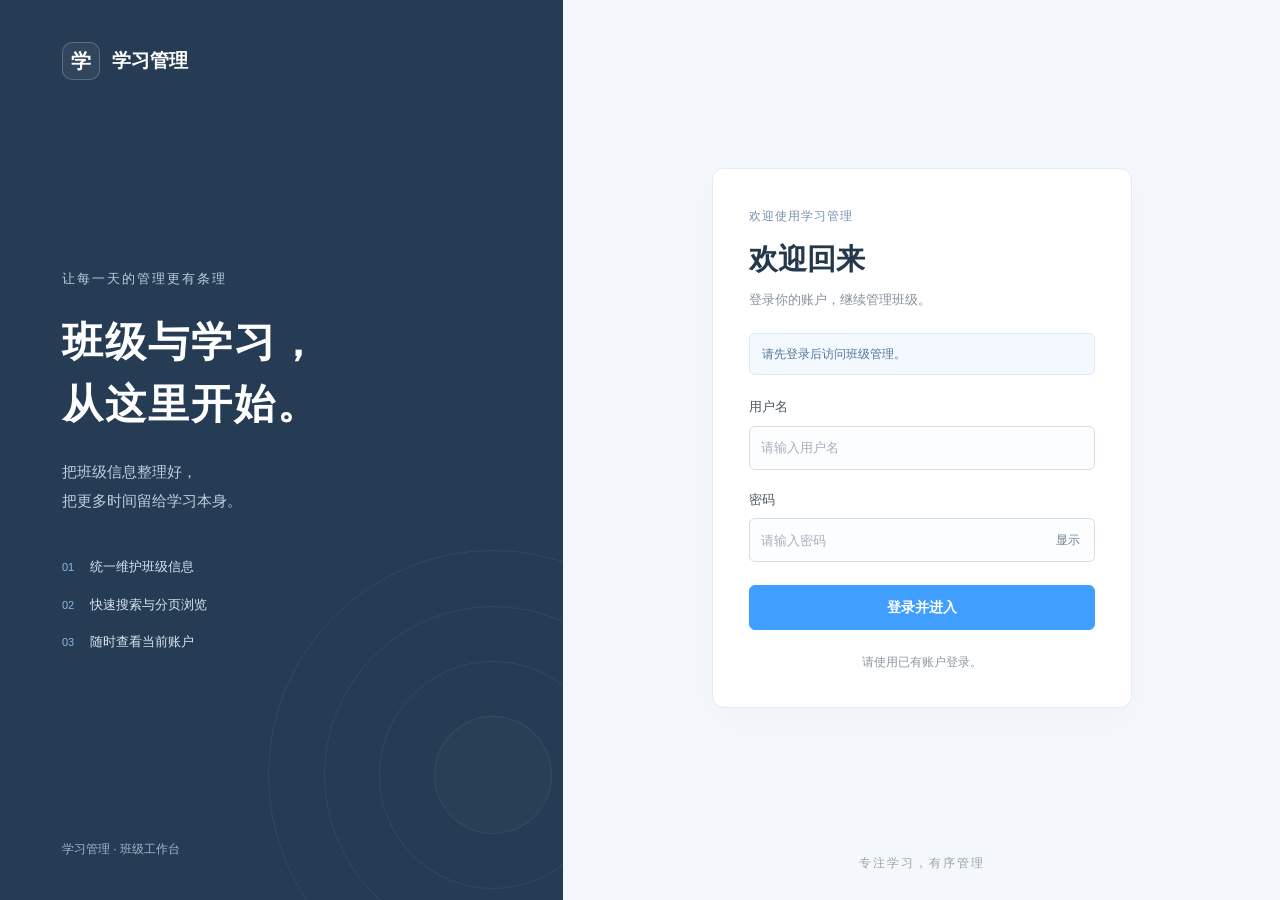
<file: src/main/resources/static/index.html>
<!doctype html>
<html lang="zh-CN">
<head>
    <meta charset="UTF-8">
    <meta name="viewport" content="width=device-width, initial-scale=1">
    <meta name="description" content="班级管理">
    <title>班级管理</title>
    <link rel="icon" href="data:image/svg+xml,%3Csvg xmlns='http://www.w3.org/2000/svg' viewBox='0 0 40 40'%3E%3Crect width='40' height='40' rx='10' fill='%23263445'/%3E%3Cpath d='M11 12h7l2 3 2-3h7v17h-7l-2 2-2-2h-7z' fill='none' stroke='white' stroke-width='2'/%3E%3C/svg%3E">
    <link rel="stylesheet" href="clazz.css">
    <link rel="stylesheet" href="auth.css">
    <script src="auth.js" defer></script>
    <script src="clazz.js" defer></script>
</head>
<body>
<div id="session-screen" class="session-screen" role="status" aria-live="polite">
    <div id="session-spinner" class="session-spinner" aria-hidden="true"></div>
    <h1>学习管理</h1>
    <p id="session-message">正在验证登录状态…</p>
    <div id="session-actions" class="session-actions" hidden>
        <button id="session-retry" class="button button-primary" type="button">重试</button>
        <a id="session-login" href="login.html">返回登录</a>
    </div>
</div>
<div id="workspace" class="app-shell" hidden>
    <aside class="sidebar" aria-label="主导航">
        <p class="sidebar-title"><span class="brand-mark" aria-hidden="true">学</span>学习管理</p>
        <nav class="sidebar-nav">
            <a class="nav-item is-active" href="index.html" aria-current="page">班级管理</a>
        </nav>
        <p class="sidebar-footer">管理每一个班级<br>专注每一天的学习</p>
    </aside>

    <main class="main-content">
        <header class="workspace-header">
            <span class="workspace-label">班级工作台</span>
            <div class="account-actions">
                <button id="profile-button" class="account-button" type="button" aria-label="查看当前用户信息">
                    <span id="account-avatar" class="account-avatar" aria-hidden="true"></span>
                    <span class="account-caption"><span id="account-name"></span><small>查看个人信息</small></span>
                </button>
                <button id="logout-button" class="button button-secondary logout-button" type="button">退出登录</button>
            </div>
        </header>
        <div class="breadcrumb" aria-label="面包屑">
            <span>首页</span>
            <span class="breadcrumb-separator" aria-hidden="true">/</span>
            <span aria-current="page">班级管理</span>
        </div>

        <section class="content" aria-labelledby="page-title">
            <div class="page-heading">
                <h1 id="page-title">班级管理</h1>
                <p>维护班级名称与教师编号</p>
            </div>

            <div class="toolbar">
                <div class="toolbar-actions">
                    <button id="add-button" class="button button-primary" type="button">新增班级</button>
                    <button id="refresh-button" class="button button-secondary" type="button">刷新</button>
                </div>

                <form id="search-form" class="search-form" role="search">
                    <label class="field-inline" for="search-teacher">
                        <span>教师编号</span>
                        <input id="search-teacher" name="teacherId" type="number" min="1" step="1"
                               inputmode="numeric" placeholder="如 1">
                    </label>
                    <label class="field-inline search-name" for="search-cname">
                        <span>班级名称</span>
                        <input id="search-cname" name="cname" type="search" maxlength="20"
                               placeholder="输入名称片段">
                    </label>
                    <button class="button button-search" type="submit">搜索</button>
                    <button id="clear-button" class="button button-plain" type="button">清空</button>
                </form>
            </div>

            <div id="page-notice" class="page-notice" role="status" aria-live="polite" hidden></div>

            <div class="table-panel">
                <div class="table-scroll">
                    <table>
                        <caption class="sr-only">班级列表</caption>
                        <thead>
                        <tr>
                            <th scope="col">班级编号</th>
                            <th scope="col">班级名称</th>
                            <th scope="col">教师编号</th>
                            <th scope="col">操作</th>
                        </tr>
                        </thead>
                        <tbody id="clazz-table-body">
                        <tr>
                            <td class="table-message" colspan="4">正在加载班级数据…</td>
                        </tr>
                        </tbody>
                    </table>
                </div>
                <div class="table-footer">
                    <span id="result-count" aria-live="polite">共 0 个班级</span>
                    <div class="pagination-controls">
                        <label class="page-size-control" for="page-size">
                            <span>每页</span>
                            <select id="page-size" name="pageSize">
                                <option value="5" selected>5</option>
                                <option value="10">10</option>
                                <option value="20">20</option>
                            </select>
                            <span>条</span>
                        </label>
                        <nav id="pagination-nav" class="pagination" aria-label="班级列表分页">
                            <button id="previous-page" class="pagination-button" type="button">上一页</button>
                            <div id="page-numbers" class="page-numbers"></div>
                            <button id="next-page" class="pagination-button" type="button">下一页</button>
                            <span id="page-status" class="page-status" aria-live="polite">第 0/0 页</span>
                        </nav>
                    </div>
                </div>
            </div>
        </section>
    </main>
</div>

<dialog id="clazz-dialog" class="clazz-dialog" aria-labelledby="dialog-title">
    <form id="clazz-form" novalidate>
        <div class="dialog-header">
            <h2 id="dialog-title">新增班级</h2>
            <button id="dialog-close-button" class="icon-button" type="button" aria-label="关闭">×</button>
        </div>

        <div class="dialog-body">
            <div id="form-message" class="form-message" role="alert" hidden></div>

            <label class="form-field" for="clazz-cid">
                <span>班级编号</span>
                <input id="clazz-cid" type="text" readonly>
            </label>

            <label class="form-field" for="clazz-cname">
                <span>班级名称 <em aria-hidden="true">*</em></span>
                <input id="clazz-cname" name="cname" type="text" maxlength="20" required
                       autocomplete="off" placeholder="最多 20 个字符">
            </label>

            <label class="form-field" for="clazz-teacher">
                <span>教师编号</span>
                <input id="clazz-teacher" name="teacherId" type="number" min="1" step="1"
                       inputmode="numeric" placeholder="可不填">
                <small>当前可用：1、2</small>
            </label>
        </div>

        <div class="dialog-footer">
            <button id="dialog-cancel-button" class="button button-secondary" type="button">取消</button>
            <button id="dialog-save-button" class="button button-primary" type="submit">保存</button>
        </div>
    </form>
</dialog>

<dialog id="profile-dialog" class="clazz-dialog" aria-labelledby="profile-title">
    <div class="dialog-header">
        <h2 id="profile-title">个人信息</h2>
        <button id="profile-close" class="icon-button" type="button" aria-label="关闭个人信息">×</button>
    </div>
    <div class="dialog-body">
        <dl class="profile-grid">
            <div><dt>用户编号</dt><dd id="profile-id"></dd></div>
            <div><dt>用户名</dt><dd id="profile-username"></dd></div>
            <div><dt>姓名</dt><dd id="profile-name"></dd></div>
            <div><dt>年龄</dt><dd id="profile-age"></dd></div>
        </dl>
    </div>
</dialog>

<dialog id="class-detail-dialog" class="clazz-dialog class-detail-dialog" aria-labelledby="class-detail-title">
    <div class="dialog-header">
        <h2 id="class-detail-title">班级详情</h2>
        <button id="class-detail-close" class="icon-button" type="button" aria-label="关闭班级详情">×</button>
    </div>
    <div class="dialog-body">
        <p id="class-detail-message" role="status" aria-live="polite">正在加载班级信息…</p>
        <dl id="class-detail-info" class="profile-grid" hidden>
            <div><dt>班级编号</dt><dd id="detail-cid"></dd></div>
            <div><dt>班级名称</dt><dd id="detail-cname"></dd></div>
            <div><dt>教师编号</dt><dd id="detail-teacher"></dd></div>
            <div><dt>学生人数</dt><dd id="detail-count"></dd></div>
        </dl>
        <div class="table-scroll">
            <table id="students-table">
                <caption class="sr-only">当前班级的学生</caption>
                <thead><tr><th scope="col">学生编号</th><th scope="col">姓名</th><th scope="col">班级编号</th></tr></thead>
                <tbody id="detail-students"></tbody>
            </table>
        </div>
        <button id="class-detail-retry" class="button button-secondary" type="button" hidden>重新加载详情</button>
    </div>
</dialog>

<noscript>此页面需要启用 JavaScript 才能加载班级数据。</noscript>
</body>
</html>
</file>
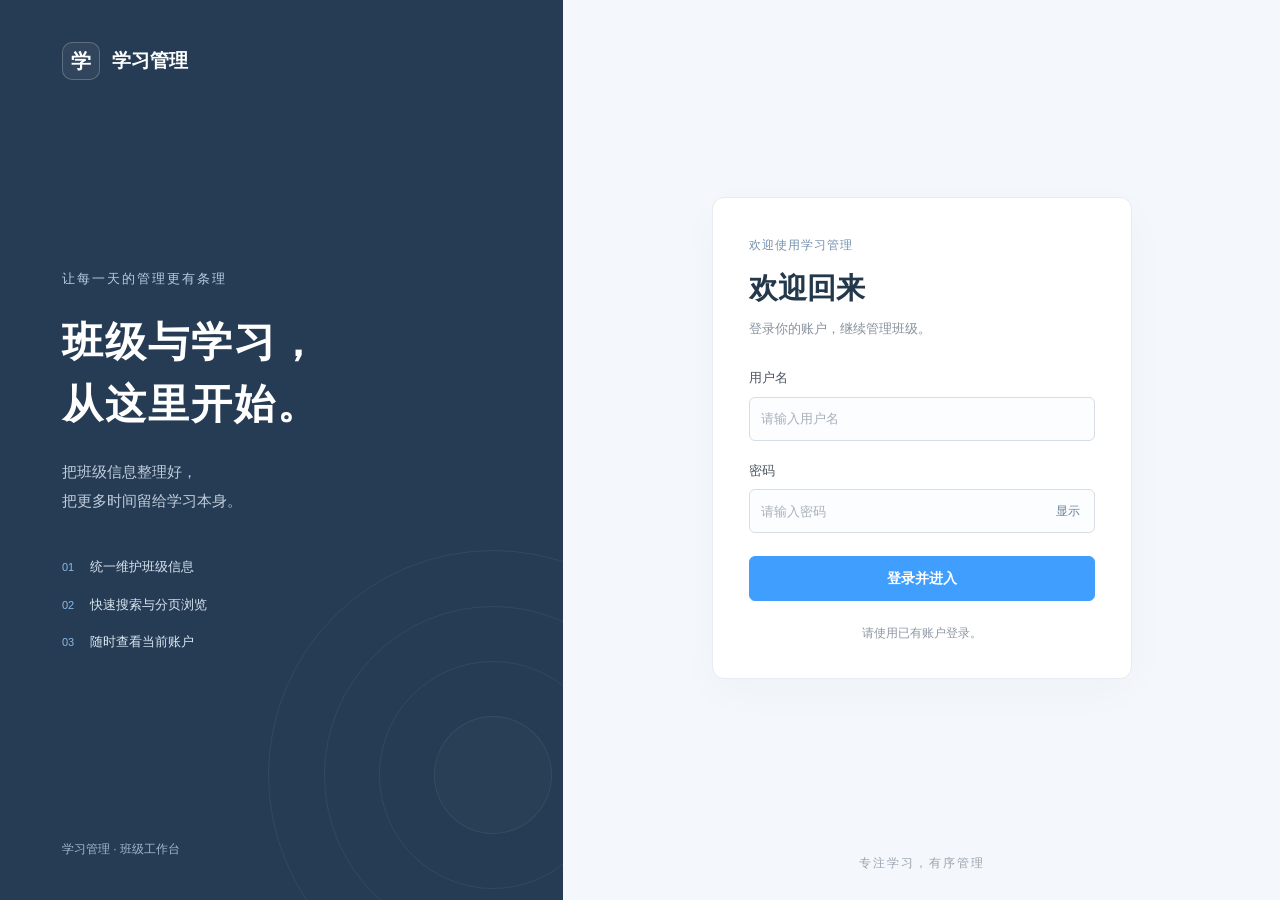
<file: src/main/resources/static/login.html>
<!doctype html>
<html lang="zh-CN">
<head>
    <meta charset="UTF-8">
    <meta name="viewport" content="width=device-width, initial-scale=1">
    <meta name="description" content="登录学习管理，维护你的班级信息。">
    <title>登录 · 学习管理</title>
    <link rel="icon" href="data:image/svg+xml,%3Csvg xmlns='http://www.w3.org/2000/svg' viewBox='0 0 40 40'%3E%3Crect width='40' height='40' rx='10' fill='%23263445'/%3E%3Cpath d='M11 12h7l2 3 2-3h7v17h-7l-2 2-2-2h-7z' fill='none' stroke='white' stroke-width='2'/%3E%3C/svg%3E">
    <link rel="stylesheet" href="clazz.css">
    <link rel="stylesheet" href="auth.css">
    <script src="auth.js" defer></script>
    <script src="login.js" defer></script>
</head>
<body class="login-page">
<main class="login-layout">
    <section class="login-intro" aria-labelledby="intro-title">
        <a class="login-brand" href="login.html" aria-label="学习管理登录页">
            <span class="brand-mark" aria-hidden="true">学</span>
            <span>学习管理</span>
        </a>
        <div class="intro-copy">
            <span class="intro-eyebrow">让每一天的管理更有条理</span>
            <h1 id="intro-title">班级与学习，<br>从这里开始。</h1>
            <p>把班级信息整理好，<br>把更多时间留给学习本身。</p>
            <div class="intro-features">
                <span><i aria-hidden="true">01</i> 统一维护班级信息</span>
                <span><i aria-hidden="true">02</i> 快速搜索与分页浏览</span>
                <span><i aria-hidden="true">03</i> 随时查看当前账户</span>
            </div>
        </div>
        <span class="intro-footer">学习管理 · 班级工作台</span>
        <div class="intro-decoration" aria-hidden="true"><span></span><span></span><span></span></div>
    </section>

    <section class="login-content" aria-labelledby="login-title">
        <div class="login-card">
            <span class="login-kicker">欢迎使用学习管理</span>
            <h2 id="login-title">欢迎回来</h2>
            <p class="login-description">登录你的账户，继续管理班级。</p>
            <div id="login-notice" class="login-notice" role="status" aria-live="polite" hidden></div>
            <form id="login-form">
                <label class="form-field" for="login-username">
                    <span>用户名</span>
                    <input id="login-username" name="username" type="text" required maxlength="50"
                           autocomplete="username" autocapitalize="none" spellcheck="false"
                           placeholder="请输入用户名">
                </label>
                <div class="form-field">
                    <label for="login-password">密码</label>
                    <div class="password-field">
                        <input id="login-password" name="password" type="password" required
                               autocomplete="current-password" placeholder="请输入密码">
                        <button id="password-toggle" type="button" aria-label="显示密码" aria-pressed="false">显示</button>
                    </div>
                </div>
                <div id="login-error" class="form-message" role="alert" hidden></div>
                <button id="login-submit" class="button button-primary login-submit" type="submit">登录并进入</button>
            </form>
            <p class="login-help">请使用已有账户登录。</p>
        </div>
        <span class="login-footer">专注学习，有序管理</span>
    </section>
</main>
<noscript>此页面需要启用 JavaScript 才能登录。</noscript>
</body>
</html>
</file>
<file: src/main/resources/static/clazz.css>
:root {
    color-scheme: light;
    --sidebar: #263445;
    --sidebar-muted: #aeb9c7;
    --primary: #409eff;
    --primary-strong: #257bd1;
    --danger: #e45454;
    --text: #303843;
    --muted: #7b8592;
    --line: #e3e8ee;
    --line-strong: #d7dde5;
    --table-head: #f3f5f7;
    --table-alt: #fafbfc;
    --table-hover: #f1f7ff;
    --notice-text: #247045;
    --error-text: #b73434;
}

* {
    box-sizing: border-box;
}

html,
body {
    min-height: 100%;
}

body {
    margin: 0;
    background: #ffffff;
    color: var(--text);
    font-family: "Microsoft YaHei", "PingFang SC", "Noto Sans CJK SC", sans-serif;
    font-size: 14px;
    line-height: 1.5;
}

button,
input,
select {
    font: inherit;
}

button {
    cursor: pointer;
}

button:disabled {
    cursor: not-allowed;
}

.app-shell {
    display: flex;
    min-height: 100vh;
}

.sidebar {
    flex: 0 0 160px;
    width: 160px;
    min-height: 100vh;
    background: var(--sidebar);
    color: #eef2f7;
}

.sidebar-title {
    margin: 0;
    padding: 22px 20px 18px;
    color: #ffffff;
    font-size: 14px;
    font-weight: 700;
}

.sidebar-nav {
    display: grid;
}

.nav-item {
    position: relative;
    display: block;
    padding: 12px 20px;
    color: var(--sidebar-muted);
    text-decoration: none;
}

.nav-item:hover,
.nav-item:focus-visible {
    color: #ffffff;
    background: rgba(255, 255, 255, 0.06);
    outline: none;
}

.nav-item.is-active {
    color: #ffffff;
    background: rgba(64, 158, 255, 0.14);
}

.nav-item.is-active::before {
    position: absolute;
    inset: 0 auto 0 0;
    width: 3px;
    background: var(--primary);
    content: "";
}

.main-content {
    flex: 1;
    min-width: 0;
}

.breadcrumb {
    display: flex;
    align-items: center;
    gap: 8px;
    min-height: 40px;
    padding: 0 24px;
    border-bottom: 1px solid #edf0f3;
    color: #8a939f;
    font-size: 13px;
}

.breadcrumb-separator {
    color: #b9c0c9;
}

.content {
    padding: 20px 24px 28px;
}

.page-heading {
    display: flex;
    align-items: baseline;
    justify-content: space-between;
    gap: 16px;
    margin-bottom: 18px;
}

.page-heading h1 {
    margin: 0;
    color: #343c47;
    font-size: 20px;
    font-weight: 700;
    line-height: 1.35;
}

.page-heading p {
    margin: 0;
    color: var(--muted);
    font-size: 13px;
}

.toolbar {
    display: flex;
    align-items: flex-end;
    justify-content: space-between;
    gap: 16px;
    margin-bottom: 16px;
}

.toolbar-actions,
.search-form {
    display: flex;
    align-items: flex-end;
    gap: 8px;
}

.search-form {
    justify-content: flex-end;
    flex-wrap: wrap;
}

.field-inline {
    display: grid;
    gap: 5px;
    color: #6c7581;
    font-size: 12px;
}

.field-inline input {
    width: 108px;
    height: 34px;
    padding: 0 10px;
    border: 1px solid var(--line-strong);
    border-radius: 3px;
    background: #ffffff;
    color: var(--text);
    outline: none;
}

.field-inline.search-name input {
    width: 178px;
}

.field-inline input::placeholder {
    color: #aeb6c0;
}

.field-inline input:focus,
.form-field input:focus,
.page-size-control select:focus {
    border-color: var(--primary);
    box-shadow: 0 0 0 2px rgba(64, 158, 255, 0.14);
}

.button {
    display: inline-flex;
    align-items: center;
    justify-content: center;
    min-height: 34px;
    padding: 0 15px;
    border: 1px solid transparent;
    border-radius: 3px;
    white-space: nowrap;
}

.button:focus-visible,
.icon-button:focus-visible,
.text-button:focus-visible {
    outline: 2px solid rgba(64, 158, 255, 0.55);
    outline-offset: 2px;
}

.button:disabled {
    opacity: 0.58;
}

.button-primary {
    border-color: var(--primary);
    background: var(--primary);
    color: #ffffff;
}

.button-primary:hover:not(:disabled) {
    border-color: var(--primary-strong);
    background: var(--primary-strong);
}

.button-search {
    border-color: #365067;
    background: #365067;
    color: #ffffff;
}

.button-search:hover {
    background: #2b4256;
}

.button-secondary {
    border-color: var(--line-strong);
    background: #ffffff;
    color: #56606c;
}

.button-secondary:hover {
    border-color: #bcc6d1;
    background: #f7f9fb;
}

.button-plain {
    border-color: transparent;
    background: transparent;
    color: #697481;
}

.button-plain:hover {
    color: var(--primary-strong);
    background: #f3f7fb;
}

.page-notice {
    margin-bottom: 12px;
    padding: 9px 12px;
    border: 1px solid #cae9d5;
    border-radius: 3px;
    background: #edf8f1;
    color: var(--notice-text);
    font-size: 13px;
}

.page-notice.is-error {
    border-color: #f0cccc;
    background: #fff1f1;
    color: var(--error-text);
}

.table-panel {
    border: 1px solid var(--line);
    background: #ffffff;
}

.table-scroll {
    overflow-x: auto;
}

table {
    width: 100%;
    min-width: 640px;
    border-collapse: collapse;
    table-layout: fixed;
}

th,
td {
    padding: 0 16px;
    border-bottom: 1px solid var(--line);
    text-align: left;
    vertical-align: middle;
}

th {
    height: 44px;
    background: var(--table-head);
    color: #606b77;
    font-size: 13px;
    font-weight: 600;
}

th:nth-child(1),
td:nth-child(1) {
    width: 18%;
}

th:nth-child(2),
td:nth-child(2) {
    width: 40%;
}

th:nth-child(3),
td:nth-child(3) {
    width: 20%;
}

th:nth-child(4),
td:nth-child(4) {
    width: 22%;
}

td {
    height: 52px;
    color: #606a76;
    font-size: 13px;
}

tbody tr:nth-child(even) {
    background: var(--table-alt);
}

tbody tr:hover {
    background: var(--table-hover);
}

tbody tr:last-child td {
    border-bottom: 0;
}

.table-message {
    height: 132px;
    color: var(--muted);
    text-align: center;
}

.empty-state {
    display: grid;
    justify-items: center;
    gap: 9px;
}

.empty-state p {
    margin: 0;
}

.table-message .button {
    min-height: 30px;
}

.action-group {
    display: flex;
    align-items: center;
    gap: 13px;
}

.text-button {
    padding: 2px 0;
    border: 0;
    background: transparent;
    color: #2787d8;
    font-size: 13px;
}

.text-button:hover {
    color: #125d9e;
}

.text-button.danger {
    color: var(--danger);
}

.text-button.danger:hover {
    color: #bd3434;
}

.text-button:disabled {
    color: #b8bec7;
}

.table-footer {
    display: flex;
    min-height: 50px;
    align-items: center;
    justify-content: space-between;
    gap: 12px;
    padding: 8px 16px;
    border-top: 1px solid var(--line);
    color: var(--muted);
    font-size: 12px;
}

#result-count {
    flex: 0 0 auto;
}

.pagination-controls {
    display: flex;
    flex: 1 1 auto;
    align-items: center;
    justify-content: flex-end;
    gap: 14px;
    min-width: 0;
}

.page-size-control {
    display: inline-flex;
    flex: 0 0 auto;
    align-items: center;
    gap: 5px;
    white-space: nowrap;
}

.page-size-control select {
    width: 58px;
    height: 28px;
    padding: 0 5px;
    border: 1px solid var(--line-strong);
    border-radius: 3px;
    background: #ffffff;
    color: #56606c;
    outline: none;
}

.pagination {
    display: flex;
    align-items: center;
    justify-content: flex-end;
    gap: 4px;
    flex-wrap: wrap;
    min-width: 0;
}

.page-numbers {
    display: flex;
    gap: 4px;
}

.pagination-button {
    min-width: 30px;
    height: 28px;
    padding: 0 9px;
    border: 1px solid var(--line-strong);
    border-radius: 3px;
    background: #ffffff;
    color: #56606c;
    font-size: 12px;
    line-height: 1;
    white-space: nowrap;
}

.pagination-button:hover:not(:disabled) {
    border-color: #a9bfd4;
    color: var(--primary-strong);
    background: #f5f9fd;
}

.pagination-button[aria-current="page"] {
    border-color: var(--primary);
    background: var(--primary);
    color: #ffffff;
}

.pagination-button[aria-current="page"]:disabled {
    opacity: 1;
    cursor: default;
}

.pagination-button:focus-visible,
.page-size-control select:focus-visible {
    outline: 2px solid rgba(64, 158, 255, 0.55);
    outline-offset: 2px;
}

.pagination-button:disabled:not([aria-current="page"]) {
    color: #b4bbc4;
    background: #f7f8fa;
    opacity: 0.72;
}

.page-status {
    min-width: 60px;
    margin-left: 4px;
    color: #8a939f;
    text-align: right;
    white-space: nowrap;
}

.clazz-dialog {
    width: min(460px, calc(100% - 32px));
    padding: 0;
    border: 1px solid #d7dde5;
    border-radius: 6px;
    background: #ffffff;
    color: var(--text);
    box-shadow: 0 18px 48px rgba(32, 45, 61, 0.2);
}

.clazz-dialog::backdrop {
    background: rgba(25, 34, 45, 0.42);
}

.dialog-header,
.dialog-footer {
    display: flex;
    align-items: center;
    justify-content: space-between;
    padding: 16px 20px;
}

.dialog-header {
    border-bottom: 1px solid var(--line);
}

.dialog-header h2 {
    margin: 0;
    font-size: 17px;
    line-height: 1.4;
}

.icon-button {
    display: inline-grid;
    width: 30px;
    height: 30px;
    place-items: center;
    border: 0;
    border-radius: 3px;
    background: transparent;
    color: #7e8792;
    font-size: 22px;
    line-height: 1;
}

.icon-button:hover {
    background: #f2f5f8;
    color: #424c58;
}

.dialog-body {
    display: grid;
    gap: 16px;
    padding: 20px;
}

.dialog-footer {
    justify-content: flex-end;
    gap: 8px;
    border-top: 1px solid var(--line);
}

.form-field {
    display: grid;
    gap: 6px;
    color: #4c5662;
    font-size: 13px;
}

.form-field em {
    color: var(--danger);
    font-style: normal;
}

.form-field input {
    width: 100%;
    height: 38px;
    padding: 0 11px;
    border: 1px solid var(--line-strong);
    border-radius: 3px;
    background: #ffffff;
    color: var(--text);
    outline: none;
}

.form-field input[readonly] {
    background: #f5f7f9;
    color: #7b8592;
}

.form-field small {
    color: var(--muted);
    font-size: 12px;
}

.form-message {
    padding: 9px 11px;
    border: 1px solid #f0cccc;
    border-radius: 3px;
    background: #fff1f1;
    color: var(--error-text);
    font-size: 13px;
}

.sr-only {
    position: absolute;
    width: 1px;
    height: 1px;
    padding: 0;
    margin: -1px;
    overflow: hidden;
    clip: rect(0, 0, 0, 0);
    white-space: nowrap;
    border: 0;
}

@media (max-width: 900px) {
    .toolbar {
        align-items: stretch;
        flex-direction: column;
    }

    .search-form {
        justify-content: flex-start;
    }
}

@media (max-width: 768px) {
    .app-shell {
        display: block;
    }

    .sidebar {
        display: flex;
        width: 100%;
        min-height: 0;
        align-items: center;
        padding: 0 12px;
    }

    .sidebar-title {
        padding: 12px 10px;
    }

    .sidebar-nav {
        display: flex;
    }

    .nav-item {
        padding: 12px 14px;
    }

    .nav-item.is-active::before {
        inset: auto 10px 0;
        width: auto;
        height: 2px;
    }

    .breadcrumb {
        padding: 0 16px;
    }

    .content {
        padding: 16px;
    }

    .page-heading {
        align-items: flex-start;
        flex-direction: column;
        gap: 4px;
    }

    .toolbar-actions {
        width: 100%;
    }

    .toolbar-actions .button {
        flex: 1;
    }

    .search-form {
        display: grid;
        grid-template-columns: minmax(0, 1fr) minmax(0, 1.4fr) auto auto;
        width: 100%;
    }

    .field-inline,
    .field-inline input,
    .field-inline.search-name input {
        width: 100%;
        min-width: 0;
    }

    .search-form .button {
        align-self: end;
    }

    .table-footer {
        align-items: flex-start;
        flex-direction: column;
        gap: 9px;
        padding: 10px 16px;
    }

    #result-count {
        width: 100%;
    }

    .pagination-controls {
        width: 100%;
        align-items: flex-start;
        flex-direction: column;
        gap: 8px;
    }

    .pagination {
        width: 100%;
        justify-content: flex-start;
    }

    .page-status {
        margin-left: auto;
    }
}

@media (max-width: 560px) {
    .search-form {
        grid-template-columns: repeat(2, minmax(0, 1fr));
    }

    .search-form .button {
        width: 100%;
    }

    .dialog-header,
    .dialog-body,
    .dialog-footer {
        padding-right: 16px;
        padding-left: 16px;
    }

    .dialog-footer .button {
        flex: 1;
    }

    .pagination-button {
        padding: 0 8px;
    }

    .page-status {
        width: 100%;
        margin-left: 0;
        text-align: left;
    }
}
</file>
<file: src/main/resources/static/auth.css>
[hidden] { display: none !important; }

.login-page { background: #f4f7fb; }
.login-layout { display: grid; grid-template-columns: minmax(340px, 44%) 1fr; min-height: 100vh; }
.login-intro { position: relative; display: flex; flex-direction: column; overflow: hidden; min-height: 100vh; padding: 42px 11%; background: #263c54; color: white; }
.login-brand { position: relative; z-index: 1; display: inline-flex; align-items: center; gap: 12px; color: white; font-size: 19px; font-weight: 700; text-decoration: none; }
.brand-mark { display: inline-grid; flex: 0 0 auto; width: 38px; height: 38px; place-items: center; border: 1px solid #ffffff38; border-radius: 10px; background: #ffffff0d; font-size: 20px; font-weight: 600; }
.intro-copy { position: relative; z-index: 1; margin: auto 0; padding: 72px 0; }
.intro-eyebrow { color: #b7cce1; font-size: 13px; letter-spacing: 2px; }
.intro-copy h1 { margin: 23px 0; font-size: clamp(34px, 3.2vw, 50px); line-height: 1.5; letter-spacing: 2px; font-weight: 600; }
.intro-copy p { color: #c0cddd; font-size: 15px; line-height: 1.9; }
.intro-features { display: grid; gap: 18px; margin-top: 42px; color: #d9e5f1; font-size: 13px; }
.intro-features i { margin-right: 12px; color: #8bb9e8; font-size: 11px; font-style: normal; }
.intro-footer { position: relative; z-index: 1; color: #a2b6cb; font-size: 12px; }
.intro-decoration { position: absolute; right: -155px; bottom: -100px; width: 450px; height: 450px; border: 1px solid #ffffff10; border-radius: 50%; pointer-events: none; }
.intro-decoration span { position: absolute; inset: 55px; border: 1px solid #ffffff10; border-radius: 50%; }
.intro-decoration span:nth-child(2) { inset: 110px; }
.intro-decoration span:nth-child(3) { inset: 165px; background: #ffffff04; }
.login-content { position: relative; display: grid; align-content: center; justify-items: center; min-width: 0; padding: 64px 30px 88px; }
.login-card { width: min(100%, 420px); padding: 36px; border: 1px solid #e6ebf1; border-radius: 12px; background: white; box-shadow: 0 12px 44px #243c5407; }
.login-kicker { color: #7490ac; font-size: 12px; letter-spacing: 1px; }
.login-card h2 { margin: 12px 0 8px; color: #24384b; font-size: 29px; font-weight: 600; }
.login-description { margin: 0 0 30px; color: #87919d; font-size: 13px; }
#login-form { display: grid; gap: 20px; }
.login-card .form-field { gap: 9px; }
.login-card .form-field input { height: 44px; border-radius: 6px; background: #fcfdff; }
.login-card input::placeholder { color: #a8b0bb; font-size: 13px; }
.login-card input:focus { border-color: #409eff; box-shadow: 0 0 0 3px #409eff14; }
.password-field { position: relative; }
.password-field input { padding-right: 60px; }
.password-field button { position: absolute; top: 1px; right: 5px; height: 42px; padding: 0 10px; border: 0; background: transparent; color: #6a8098; font-size: 12px; }
.login-submit { width: 100%; min-height: 45px; margin-top: 3px; border-radius: 6px; font-weight: 600; }
.login-help { margin: 23px 0 0; color: #8c96a2; font-size: 12px; text-align: center; }
.login-footer { position: absolute; bottom: 28px; color: #99a4af; font-size: 12px; letter-spacing: 2px; }
.login-notice { margin: -6px 0 22px; padding: 11px 12px; border: 1px solid #dce9f7; border-radius: 6px; background: #f4f9ff; color: #507497; font-size: 12px; }
button:focus-visible, a:focus-visible { outline: 2px solid #409eff; outline-offset: 3px; }

.workspace-header { display: flex; min-height: 65px; align-items: center; justify-content: space-between; gap: 16px; padding: 12px 24px; border-bottom: 1px solid var(--line); background: #ffffff; }
.workspace-label { color: #4f6174; font-size: 14px; font-weight: 600; }
.account-actions { display: flex; align-items: center; gap: 15px; }
.account-button { display: flex; align-items: center; gap: 9px; padding: 0; border: 0; background: transparent; color: #35495e; }
.account-avatar { display: grid; width: 32px; height: 32px; place-items: center; border: 1px solid #d9e8f7; border-radius: 50%; background: #edf5fd; color: #4086be; font-size: 13px; }
.account-caption { display: grid; justify-items: start; gap: 1px; font-size: 13px; }
.account-caption small { color: #8b98a6; font-size: 11px; }
.logout-button { min-height: 30px; padding: 4px 10px; font-size: 12px; }
.sidebar .brand-mark { width: 29px; height: 29px; margin-right: 8px; border-radius: 7px; font-size: 15px; vertical-align: middle; }
.sidebar-footer { margin: 26px 20px; color: #93a7bc; font-size: 11px; line-height: 1.8; }
.profile-grid { display: grid; grid-template-columns: 1fr 1fr; gap: 22px 20px; margin: 0; }
.profile-grid div { min-width: 0; }
.profile-grid dt { margin-bottom: 6px; color: #8391a0; font-size: 12px; }
.profile-grid dd { margin: 0; color: #34485d; font-size: 15px; overflow-wrap: anywhere; }
.class-detail-dialog { width: min(600px, calc(100% - 32px)); }
#class-detail-message { margin: 0; color: #7b8b9c; font-size: 13px; }
#students-table { min-width: 0; }
#students-table th:nth-child(1), #students-table td:nth-child(1), #students-table th:nth-child(3), #students-table td:nth-child(3) { width: 25%; }
#students-table th:nth-child(2), #students-table td:nth-child(2) { width: 50%; }
.session-screen { display: grid; min-height: 100vh; place-content: center; gap: 16px; padding: 24px; background: #f4f7fb; text-align: center; }
.session-screen h1 { margin: 0; color: #35495e; font-size: 24px; }
.session-screen p { margin: 0; color: #7b8b9c; }
.session-screen .session-actions { display: flex; justify-content: center; gap: 12px; }
.session-screen a { align-content: center; color: #4086be; }
.session-spinner { width: 28px; height: 28px; margin: 0 auto 8px; border: 3px solid #dce7f2; border-top-color: #409eff; border-radius: 50%; animation: session-spin 0.8s linear infinite; }
@keyframes session-spin { to { transform: rotate(360deg); } }
@media (prefers-reduced-motion: reduce) { .session-spinner { animation: none; } }
@media (max-width: 900px) {
    .login-intro { padding: 32px 9%; }
    .login-layout { grid-template-columns: minmax(280px, 40%) 1fr; }
    .intro-copy h1 { font-size: 32px; }
    .login-card { padding: 28px; }
}
@media (max-width: 680px) {
    .login-layout { display: block; }
    .login-intro { min-height: 0; padding: 20px 24px 30px; }
    .login-brand { font-size: 16px; }
    .intro-copy { padding: 20px 0 0; }
    .intro-copy h1 { margin: 10px 0 0; font-size: 28px; line-height: 1.4; letter-spacing: 1px; }
    .intro-copy h1 br { display: initial; }
    .intro-copy p, .intro-features, .intro-footer, .intro-eyebrow { display: none; }
    .login-content { padding: 28px 20px 74px; min-height: calc(100vh - 152px); }
    .login-card { padding: 28px 24px; }
    .workspace-header { padding: 12px 16px; }
    .workspace-label { font-size: 12px; }
    .account-actions { gap: 9px; }
    .account-caption { max-width: 110px; overflow-wrap: anywhere; }
    .sidebar-footer { display: none; }
    .profile-grid { gap: 20px 12px; }
}
</file>
